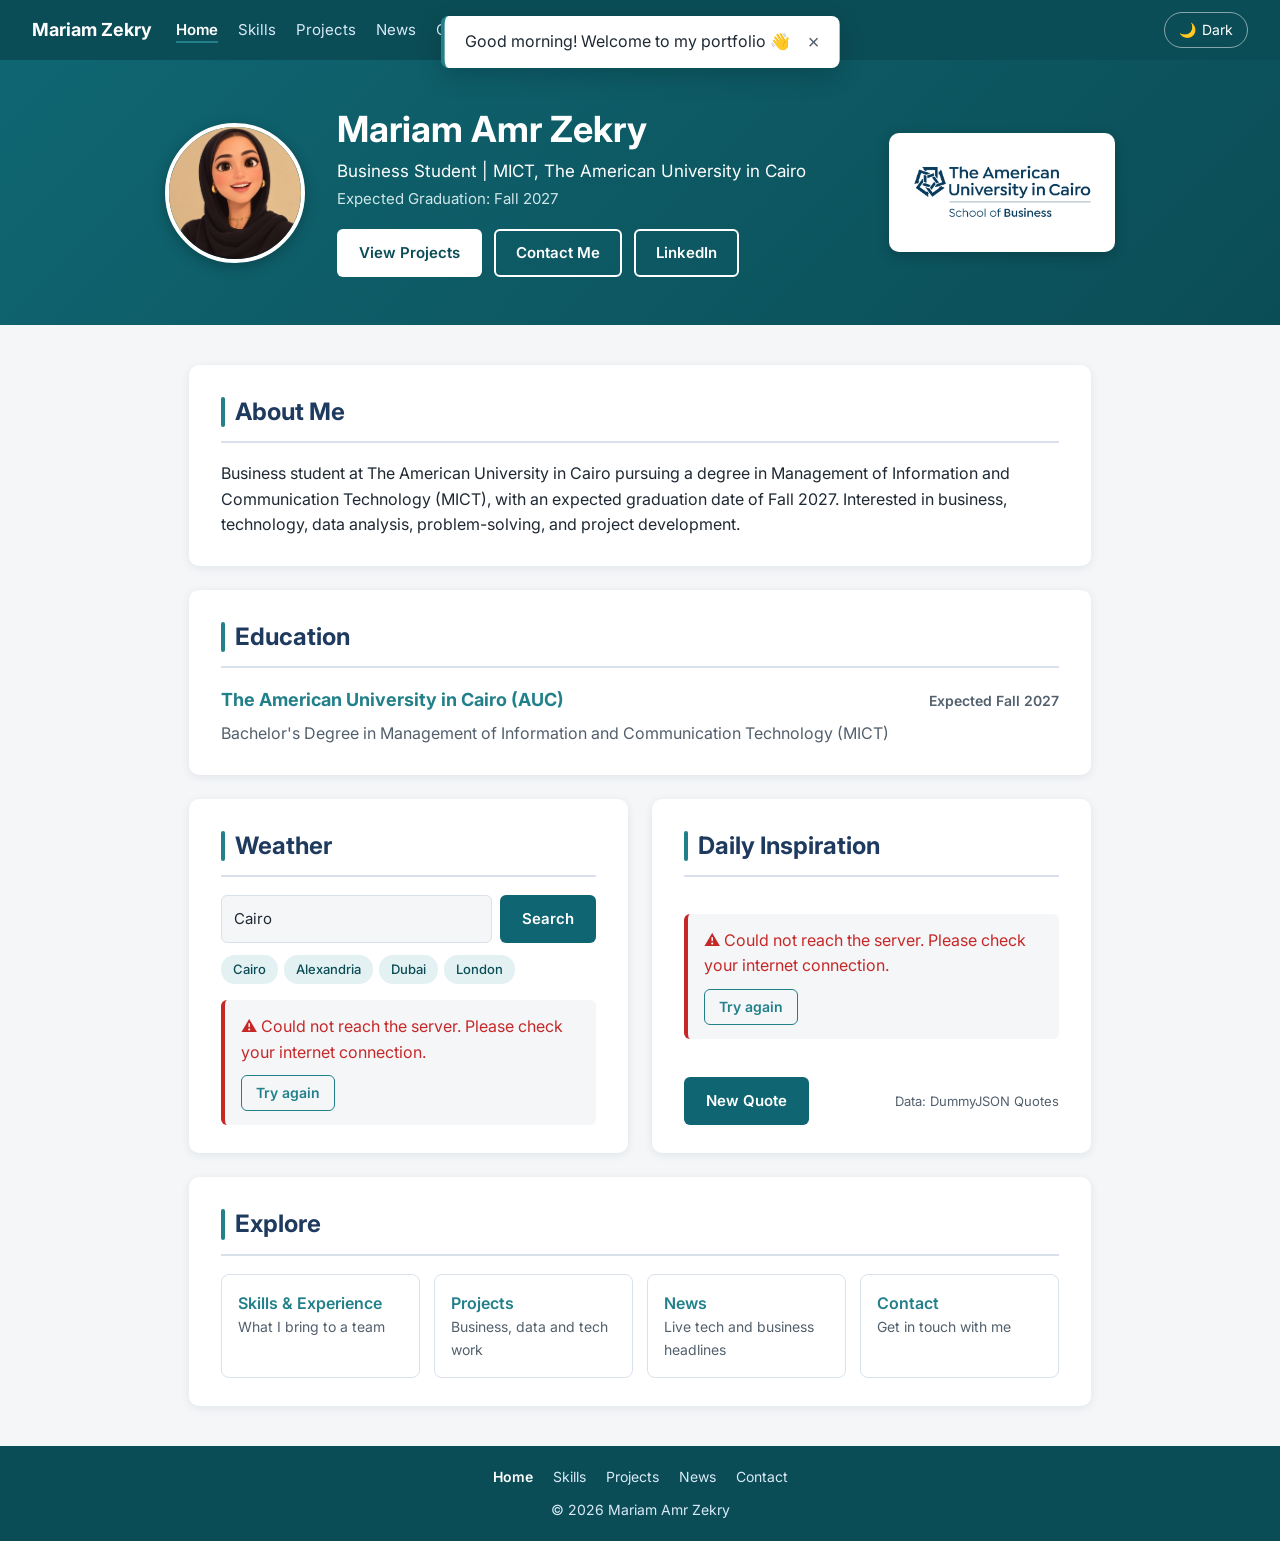
<file: index.html>
<!DOCTYPE html>
<html lang="en">

<head>
    <meta charset="UTF-8">
    <meta name="viewport" content="width=device-width, initial-scale=1.0">
    <title>Mariam Amr Zekry | Portfolio</title>
    <link rel="preconnect" href="https://fonts.googleapis.com">
    <link rel="preconnect" href="https://fonts.gstatic.com" crossorigin>
    <link href="https://fonts.googleapis.com/css2?family=Inter:wght@400;500;600;700&display=swap" rel="stylesheet">
    <link rel="stylesheet" href="styles.css">
    <!-- Loaded in the head (not deferred) so the saved theme applies before the page paints -->
    <script src="script.js"></script>
    <!-- API widgets (weather, quotes, news) -->
    <script src="api.js" defer></script>
</head>

<body>

    <!-- Welcome message (Option 5) is inserted here by script.js -->
    <div id="welcome-banner" class="welcome-banner" role="status" hidden></div>

    <!-- Navigation bar (shared by every page) -->
    <nav class="navbar" aria-label="Main">
        <a href="index.html" class="brand">Mariam Zekry</a>

        <!-- Menu button, only visible on small screens -->
        <button id="menu-toggle" class="menu-toggle" type="button" aria-expanded="false" aria-controls="nav-links" aria-label="Open menu">
            <span class="menu-bar" aria-hidden="true"></span>
            <span class="menu-bar" aria-hidden="true"></span>
            <span class="menu-bar" aria-hidden="true"></span>
        </button>

        <ul id="nav-links" class="nav-links">
            <li><a href="index.html" aria-current="page">Home</a></li>
            <li><a href="skills.html">Skills</a></li>
            <li><a href="projects.html">Projects</a></li>
            <li><a href="news.html">News</a></li>
            <li><a href="contact.html">Contact</a></li>
        </ul>

        <!-- Dark / light mode toggle (Option 3) -->
        <button id="theme-toggle" class="theme-toggle" type="button" aria-label="Switch to dark mode">
            <span class="theme-icon" aria-hidden="true">🌙</span>
            <span class="theme-label">Dark</span>
        </button>
    </nav>

    <!-- Header / hero -->
    <header class="hero">
        <div class="hero-inner">
            <img src="images/profile.jpg" alt="Photo of Mariam Amr Zekry" class="profile-picture">

            <div class="hero-text">
                <h1>Mariam Amr Zekry</h1>
                <p class="hero-title">Business Student | MICT, The American University in Cairo</p>
                <p class="hero-meta">Expected Graduation: Fall 2027</p>

                <div class="hero-actions">
                    <a href="projects.html" class="btn btn-light">View Projects</a>
                    <a href="contact.html" class="btn btn-outline">Contact Me</a>
                    <a href="https://www.linkedin.com/in/mariam-zekry/" target="_blank" rel="noopener" class="btn btn-outline">LinkedIn</a>
                </div>
            </div>

            <!-- White card behind the logo so the navy logo stays readable on the teal header -->
            <div class="logo-card">
                <img src="images/auc-logo.png" alt="The American University in Cairo, School of Business logo" class="auc-logo">
            </div>
        </div>
    </header>

    <main>

        <!-- Profile -->
        <section id="profile" class="card">
            <div class="section-header">
                <h2>About Me</h2>
            </div>
            <p>
                Business student at The American University in Cairo pursuing a degree in
                Management of Information and Communication Technology (MICT), with an
                expected graduation date of Fall 2027. Interested in business, technology,
                data analysis, problem-solving, and project development.
            </p>
        </section>

        <!-- Education -->
        <section id="education" class="card">
            <div class="section-header">
                <h2>Education</h2>
            </div>

            <div class="entry">
                <div class="entry-head">
                    <h3>The American University in Cairo (AUC)</h3>
                    <span class="entry-date">Expected Fall 2027</span>
                </div>
                <p class="entry-sub">Bachelor's Degree in Management of Information and Communication Technology (MICT)</p>
            </div>
        </section>

        <!-- Live data from external APIs (api.js) -->
        <div class="live-grid">

            <!-- Weather (Option 2, Open-Meteo API) -->
            <section id="weather-widget" class="card" aria-labelledby="weather-title">
                <div class="section-header">
                    <h2 id="weather-title">Weather</h2>
                </div>

                <form id="weather-form" class="weather-form" role="search">
                    <label for="weather-city" class="visually-hidden">City</label>
                    <input type="text" id="weather-city" name="city" placeholder="Search a city…" autocomplete="off">
                    <button type="submit" class="btn btn-primary">Search</button>
                </form>

                <div class="city-chips" aria-label="Quick cities">
                    <button type="button" class="city-chip" data-city="Cairo">Cairo</button>
                    <button type="button" class="city-chip" data-city="Alexandria">Alexandria</button>
                    <button type="button" class="city-chip" data-city="Dubai">Dubai</button>
                    <button type="button" class="city-chip" data-city="London">London</button>
                </div>

                <div id="weather-result" class="api-result" aria-live="polite"></div>
            </section>

            <!-- Quote of the moment (Option 3, DummyJSON Quotes API) -->
            <section id="quote-widget" class="card quote-card" aria-labelledby="quote-title">
                <div class="section-header">
                    <h2 id="quote-title">Daily Inspiration</h2>
                </div>

                <div id="quote-result" class="api-result" aria-live="polite"></div>

                <div class="quote-footer">
                    <button id="new-quote" type="button" class="btn btn-primary">New Quote</button>
                    <p class="api-source">Data: DummyJSON Quotes</p>
                </div>
            </section>

        </div>

        <!-- Shortcuts to the other pages -->
        <section class="card" aria-labelledby="explore-title">
            <div class="section-header">
                <h2 id="explore-title">Explore</h2>
            </div>
            <div class="explore-grid">
                <a href="skills.html" class="explore-link">
                    <span class="explore-name">Skills &amp; Experience</span>
                    <span class="explore-desc">What I bring to a team</span>
                </a>
                <a href="projects.html" class="explore-link">
                    <span class="explore-name">Projects</span>
                    <span class="explore-desc">Business, data and tech work</span>
                </a>
                <a href="news.html" class="explore-link">
                    <span class="explore-name">News</span>
                    <span class="explore-desc">Live tech and business headlines</span>
                </a>
                <a href="contact.html" class="explore-link">
                    <span class="explore-name">Contact</span>
                    <span class="explore-desc">Get in touch with me</span>
                </a>
            </div>
        </section>

    </main>

    <footer>
        <nav class="footer-links" aria-label="Footer">
            <a href="index.html" aria-current="page">Home</a>
            <a href="skills.html">Skills</a>
            <a href="projects.html">Projects</a>
            <a href="news.html">News</a>
            <a href="contact.html">Contact</a>
        </nav>
        <p>&copy; 2026 Mariam Amr Zekry</p>
    </footer>

</body>

</html>
</file>
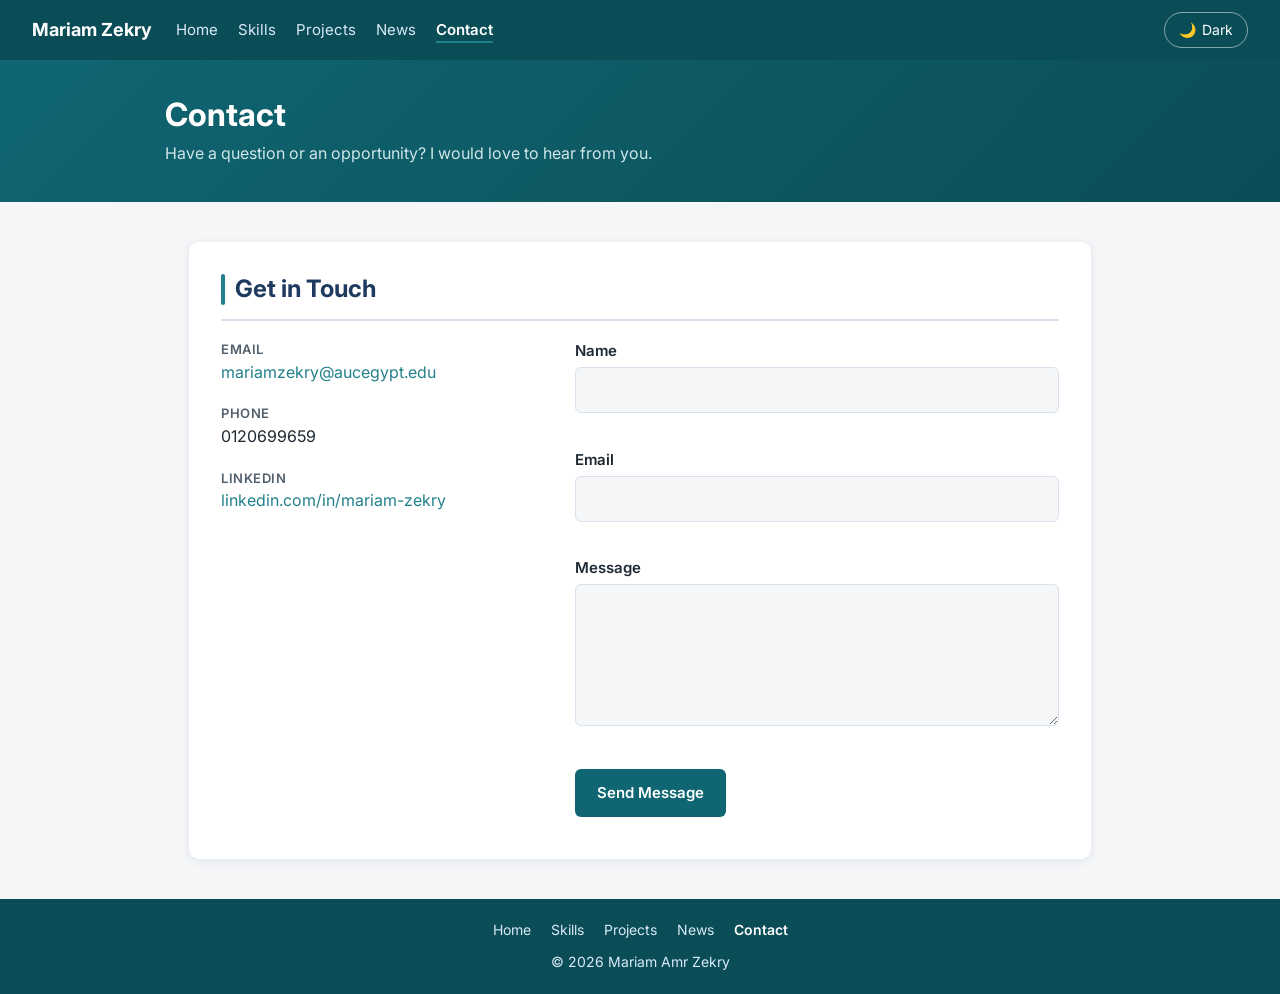
<file: contact.html>
<!DOCTYPE html>
<html lang="en">

<head>
    <meta charset="UTF-8">
    <meta name="viewport" content="width=device-width, initial-scale=1.0">
    <title>Contact | Mariam Amr Zekry</title>
    <link rel="preconnect" href="https://fonts.googleapis.com">
    <link rel="preconnect" href="https://fonts.gstatic.com" crossorigin>
    <link href="https://fonts.googleapis.com/css2?family=Inter:wght@400;500;600;700&display=swap" rel="stylesheet">
    <link rel="stylesheet" href="styles.css">
    <!-- Loaded in the head (not deferred) so the saved theme applies before the page paints -->
    <script src="script.js"></script>
    <!-- API widgets (weather, quotes, news) -->
    <script src="api.js" defer></script>
</head>

<body>

    <!-- Navigation bar (shared by every page) -->
    <nav class="navbar" aria-label="Main">
        <a href="index.html" class="brand">Mariam Zekry</a>

        <!-- Menu button, only visible on small screens -->
        <button id="menu-toggle" class="menu-toggle" type="button" aria-expanded="false" aria-controls="nav-links" aria-label="Open menu">
            <span class="menu-bar" aria-hidden="true"></span>
            <span class="menu-bar" aria-hidden="true"></span>
            <span class="menu-bar" aria-hidden="true"></span>
        </button>

        <ul id="nav-links" class="nav-links">
            <li><a href="index.html">Home</a></li>
            <li><a href="skills.html">Skills</a></li>
            <li><a href="projects.html">Projects</a></li>
            <li><a href="news.html">News</a></li>
            <li><a href="contact.html" aria-current="page">Contact</a></li>
        </ul>

        <!-- Dark / light mode toggle (Option 3) -->
        <button id="theme-toggle" class="theme-toggle" type="button" aria-label="Switch to dark mode">
            <span class="theme-icon" aria-hidden="true">🌙</span>
            <span class="theme-label">Dark</span>
        </button>
    </nav>

    <!-- Page banner -->
    <header class="page-hero">
        <div class="page-hero-inner">
            <h1>Contact</h1>
            <p>Have a question or an opportunity? I would love to hear from you.</p>
        </div>
    </header>

    <main>

        <!-- Contact: details + form with validation (Option 1) -->
        <section id="contact" class="card">
            <div class="section-header">
                <h2>Get in Touch</h2>
            </div>

            <div class="contact-layout">
                <ul class="contact-info">
                    <li>
                        <span class="contact-label">Email</span>
                        <a href="mailto:mariamzekry@aucegypt.edu">mariamzekry@aucegypt.edu</a>
                    </li>
                    <li>
                        <span class="contact-label">Phone</span>
                        <span>0120699659</span>
                    </li>
                    <li>
                        <span class="contact-label">LinkedIn</span>
                        <a href="https://www.linkedin.com/in/mariam-zekry/" target="_blank" rel="noopener">linkedin.com/in/mariam-zekry</a>
                    </li>
                </ul>

                <!-- novalidate turns off the browser's built-in popups so script.js handles validation -->
                <form id="contact-form" class="contact-form" novalidate>
                    <div class="form-field">
                        <label for="name">Name</label>
                        <input type="text" id="name" name="name" autocomplete="name">
                        <p class="field-error" id="name-error" aria-live="polite"></p>
                    </div>

                    <div class="form-field">
                        <label for="email">Email</label>
                        <input type="email" id="email" name="email" autocomplete="email">
                        <p class="field-error" id="email-error" aria-live="polite"></p>
                    </div>

                    <div class="form-field">
                        <label for="message">Message</label>
                        <textarea id="message" name="message" rows="5"></textarea>
                        <p class="field-error" id="message-error" aria-live="polite"></p>
                    </div>

                    <button type="submit" class="btn btn-primary">Send Message</button>

                    <p id="form-status" class="form-status" role="status" aria-live="polite"></p>
                </form>
            </div>
        </section>

    </main>

    <footer>
        <nav class="footer-links" aria-label="Footer">
            <a href="index.html">Home</a>
            <a href="skills.html">Skills</a>
            <a href="projects.html">Projects</a>
            <a href="news.html">News</a>
            <a href="contact.html" aria-current="page">Contact</a>
        </nav>
        <p>&copy; 2026 Mariam Amr Zekry</p>
    </footer>

</body>

</html>
</file>
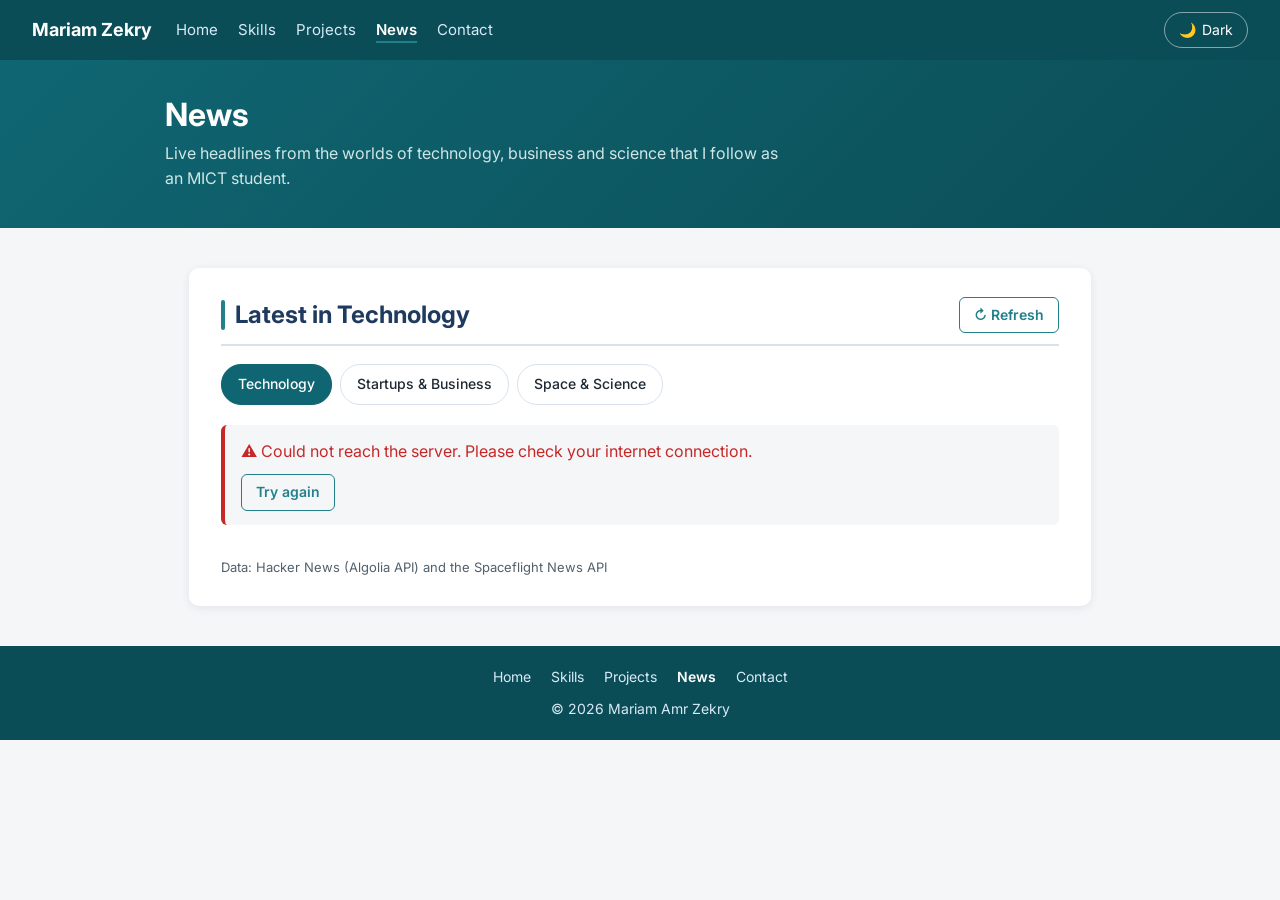
<file: news.html>
<!DOCTYPE html>
<html lang="en">

<head>
    <meta charset="UTF-8">
    <meta name="viewport" content="width=device-width, initial-scale=1.0">
    <title>News | Mariam Amr Zekry</title>
    <link rel="preconnect" href="https://fonts.googleapis.com">
    <link rel="preconnect" href="https://fonts.gstatic.com" crossorigin>
    <link href="https://fonts.googleapis.com/css2?family=Inter:wght@400;500;600;700&display=swap" rel="stylesheet">
    <link rel="stylesheet" href="styles.css">
    <!-- Loaded in the head (not deferred) so the saved theme applies before the page paints -->
    <script src="script.js"></script>
    <!-- API widgets (weather, quotes, news) -->
    <script src="api.js" defer></script>
</head>

<body>

    <!-- Navigation bar (shared by every page) -->
    <nav class="navbar" aria-label="Main">
        <a href="index.html" class="brand">Mariam Zekry</a>

        <!-- Menu button, only visible on small screens -->
        <button id="menu-toggle" class="menu-toggle" type="button" aria-expanded="false" aria-controls="nav-links" aria-label="Open menu">
            <span class="menu-bar" aria-hidden="true"></span>
            <span class="menu-bar" aria-hidden="true"></span>
            <span class="menu-bar" aria-hidden="true"></span>
        </button>

        <ul id="nav-links" class="nav-links">
            <li><a href="index.html">Home</a></li>
            <li><a href="skills.html">Skills</a></li>
            <li><a href="projects.html">Projects</a></li>
            <li><a href="news.html" aria-current="page">News</a></li>
            <li><a href="contact.html">Contact</a></li>
        </ul>

        <!-- Dark / light mode toggle (Option 3) -->
        <button id="theme-toggle" class="theme-toggle" type="button" aria-label="Switch to dark mode">
            <span class="theme-icon" aria-hidden="true">🌙</span>
            <span class="theme-label">Dark</span>
        </button>
    </nav>

    <!-- Page banner -->
    <header class="page-hero">
        <div class="page-hero-inner">
            <h1>News</h1>
            <p>Live headlines from the worlds of technology, business and science that I follow as an MICT student.</p>
        </div>
    </header>

    <main>

        <!-- Live headlines (Option 4, Hacker News + Spaceflight News APIs) -->
        <section id="news-widget" class="card" aria-labelledby="news-heading">
            <div class="section-header">
                <h2 id="news-heading">Latest Headlines</h2>
                <button id="news-refresh" type="button" class="toggle-btn">↻ Refresh</button>
            </div>

            <div class="news-tabs" role="tablist" aria-label="News category">
                <button type="button" class="news-tab" role="tab" data-category="technology" aria-controls="news-result">Technology</button>
                <button type="button" class="news-tab" role="tab" data-category="business" aria-controls="news-result">Startups &amp; Business</button>
                <button type="button" class="news-tab" role="tab" data-category="space" aria-controls="news-result">Space &amp; Science</button>
            </div>

            <div id="news-result" class="api-result" role="tabpanel" aria-live="polite"></div>

            <p class="api-source">Data: Hacker News (Algolia API) and the Spaceflight News API</p>
        </section>

    </main>

    <footer>
        <nav class="footer-links" aria-label="Footer">
            <a href="index.html">Home</a>
            <a href="skills.html">Skills</a>
            <a href="projects.html">Projects</a>
            <a href="news.html" aria-current="page">News</a>
            <a href="contact.html">Contact</a>
        </nav>
        <p>&copy; 2026 Mariam Amr Zekry</p>
    </footer>

</body>

</html>
</file>
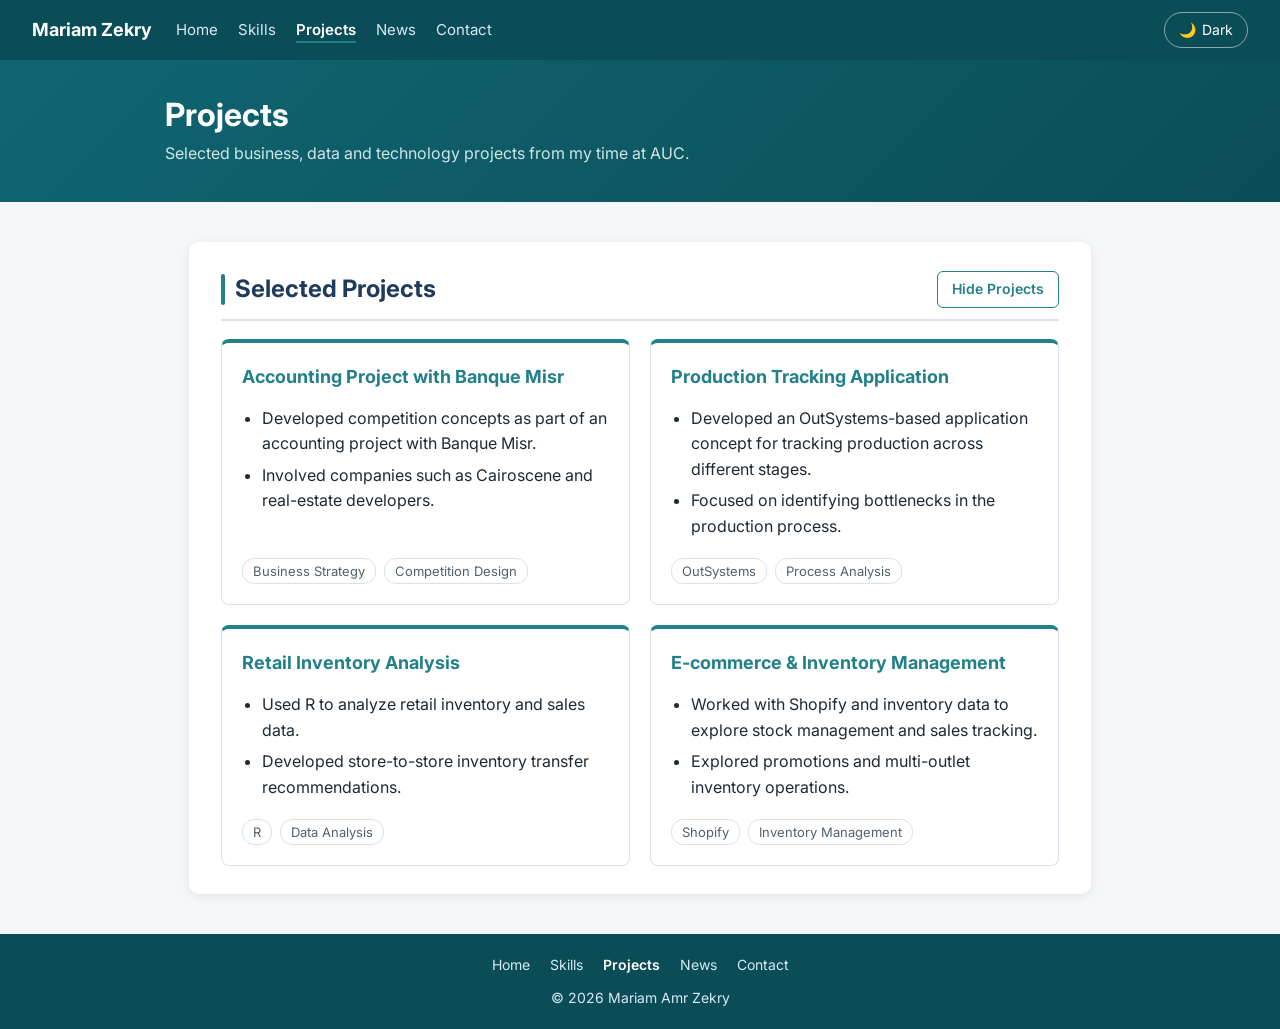
<file: projects.html>
<!DOCTYPE html>
<html lang="en">

<head>
    <meta charset="UTF-8">
    <meta name="viewport" content="width=device-width, initial-scale=1.0">
    <title>Projects | Mariam Amr Zekry</title>
    <link rel="preconnect" href="https://fonts.googleapis.com">
    <link rel="preconnect" href="https://fonts.gstatic.com" crossorigin>
    <link href="https://fonts.googleapis.com/css2?family=Inter:wght@400;500;600;700&display=swap" rel="stylesheet">
    <link rel="stylesheet" href="styles.css">
    <!-- Loaded in the head (not deferred) so the saved theme applies before the page paints -->
    <script src="script.js"></script>
    <!-- API widgets (weather, quotes, news) -->
    <script src="api.js" defer></script>
</head>

<body>

    <!-- Navigation bar (shared by every page) -->
    <nav class="navbar" aria-label="Main">
        <a href="index.html" class="brand">Mariam Zekry</a>

        <!-- Menu button, only visible on small screens -->
        <button id="menu-toggle" class="menu-toggle" type="button" aria-expanded="false" aria-controls="nav-links" aria-label="Open menu">
            <span class="menu-bar" aria-hidden="true"></span>
            <span class="menu-bar" aria-hidden="true"></span>
            <span class="menu-bar" aria-hidden="true"></span>
        </button>

        <ul id="nav-links" class="nav-links">
            <li><a href="index.html">Home</a></li>
            <li><a href="skills.html">Skills</a></li>
            <li><a href="projects.html" aria-current="page">Projects</a></li>
            <li><a href="news.html">News</a></li>
            <li><a href="contact.html">Contact</a></li>
        </ul>

        <!-- Dark / light mode toggle (Option 3) -->
        <button id="theme-toggle" class="theme-toggle" type="button" aria-label="Switch to dark mode">
            <span class="theme-icon" aria-hidden="true">🌙</span>
            <span class="theme-label">Dark</span>
        </button>
    </nav>

    <!-- Page banner -->
    <header class="page-hero">
        <div class="page-hero-inner">
            <h1>Projects</h1>
            <p>Selected business, data and technology projects from my time at AUC.</p>
        </div>
    </header>

    <main>

        <!-- Projects (collapsible, Option 2) -->
        <section id="projects" class="card">
            <div class="section-header">
                <h2>Selected Projects</h2>
                <button class="toggle-btn" type="button" data-target="projects-content" aria-expanded="true" aria-controls="projects-content">
                    Hide Projects
                </button>
            </div>

            <div id="projects-content" class="collapsible">
                <div class="project-grid">

                    <article class="project">
                        <h3>Accounting Project with Banque Misr</h3>
                        <ul class="bullets">
                            <li>Developed competition concepts as part of an accounting project with Banque Misr.</li>
                            <li>Involved companies such as Cairoscene and real-estate developers.</li>
                        </ul>
                        <ul class="tags">
                            <li>Business Strategy</li>
                            <li>Competition Design</li>
                        </ul>
                    </article>

                    <article class="project">
                        <h3>Production Tracking Application</h3>
                        <ul class="bullets">
                            <li>Developed an OutSystems-based application concept for tracking production across different stages.</li>
                            <li>Focused on identifying bottlenecks in the production process.</li>
                        </ul>
                        <ul class="tags">
                            <li>OutSystems</li>
                            <li>Process Analysis</li>
                        </ul>
                    </article>

                    <article class="project">
                        <h3>Retail Inventory Analysis</h3>
                        <ul class="bullets">
                            <li>Used R to analyze retail inventory and sales data.</li>
                            <li>Developed store-to-store inventory transfer recommendations.</li>
                        </ul>
                        <ul class="tags">
                            <li>R</li>
                            <li>Data Analysis</li>
                        </ul>
                    </article>

                    <article class="project">
                        <h3>E-commerce &amp; Inventory Management</h3>
                        <ul class="bullets">
                            <li>Worked with Shopify and inventory data to explore stock management and sales tracking.</li>
                            <li>Explored promotions and multi-outlet inventory operations.</li>
                        </ul>
                        <ul class="tags">
                            <li>Shopify</li>
                            <li>Inventory Management</li>
                        </ul>
                    </article>

                </div>
            </div>
        </section>

    </main>

    <footer>
        <nav class="footer-links" aria-label="Footer">
            <a href="index.html">Home</a>
            <a href="skills.html">Skills</a>
            <a href="projects.html" aria-current="page">Projects</a>
            <a href="news.html">News</a>
            <a href="contact.html">Contact</a>
        </nav>
        <p>&copy; 2026 Mariam Amr Zekry</p>
    </footer>

</body>

</html>
</file>
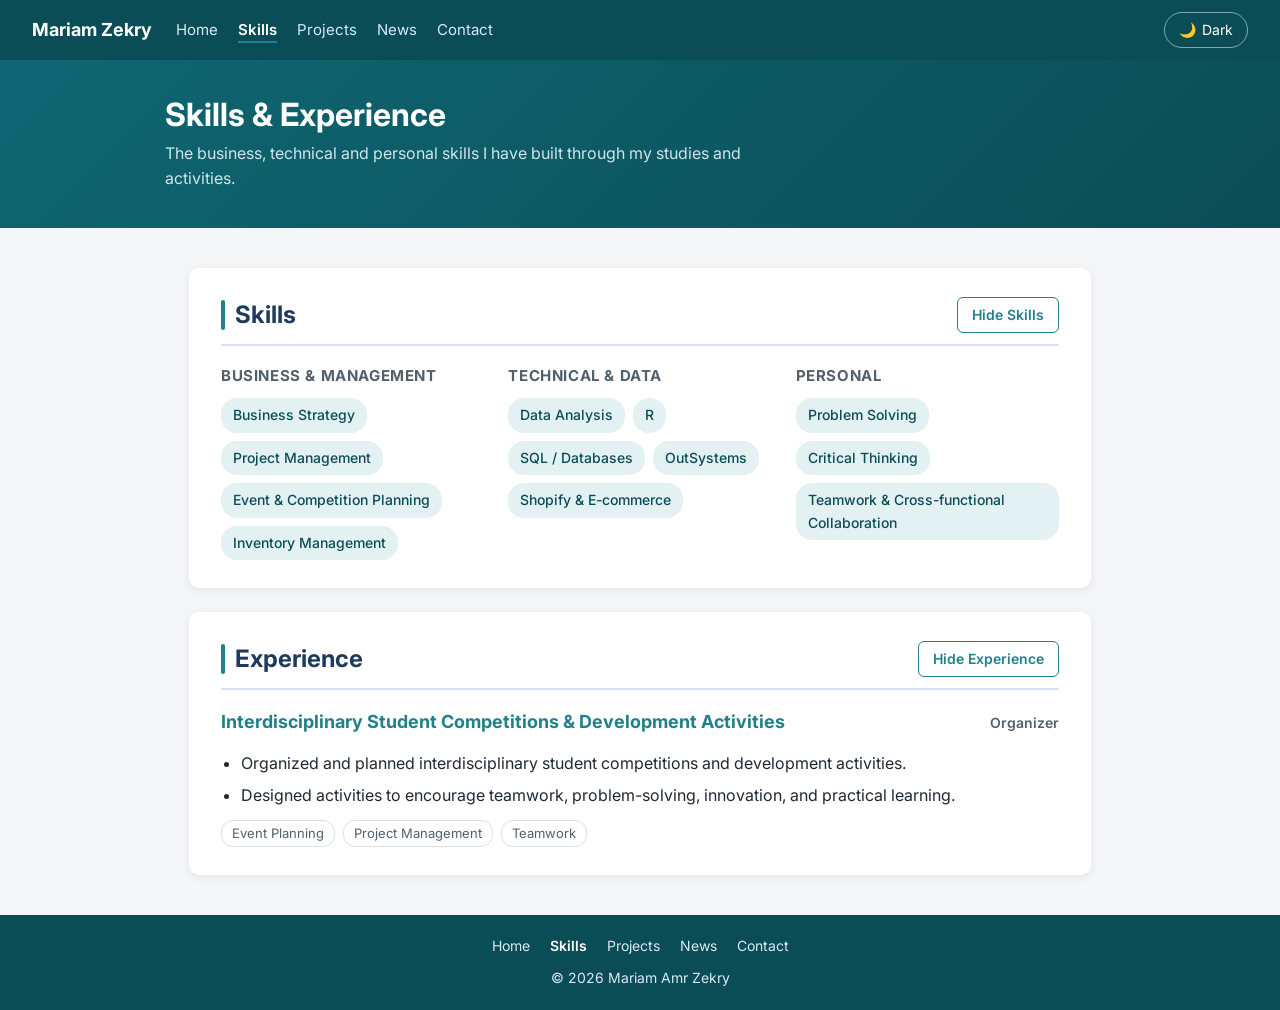
<file: skills.html>
<!DOCTYPE html>
<html lang="en">

<head>
    <meta charset="UTF-8">
    <meta name="viewport" content="width=device-width, initial-scale=1.0">
    <title>Skills | Mariam Amr Zekry</title>
    <link rel="preconnect" href="https://fonts.googleapis.com">
    <link rel="preconnect" href="https://fonts.gstatic.com" crossorigin>
    <link href="https://fonts.googleapis.com/css2?family=Inter:wght@400;500;600;700&display=swap" rel="stylesheet">
    <link rel="stylesheet" href="styles.css">
    <!-- Loaded in the head (not deferred) so the saved theme applies before the page paints -->
    <script src="script.js"></script>
    <!-- API widgets (weather, quotes, news) -->
    <script src="api.js" defer></script>
</head>

<body>

    <!-- Navigation bar (shared by every page) -->
    <nav class="navbar" aria-label="Main">
        <a href="index.html" class="brand">Mariam Zekry</a>

        <!-- Menu button, only visible on small screens -->
        <button id="menu-toggle" class="menu-toggle" type="button" aria-expanded="false" aria-controls="nav-links" aria-label="Open menu">
            <span class="menu-bar" aria-hidden="true"></span>
            <span class="menu-bar" aria-hidden="true"></span>
            <span class="menu-bar" aria-hidden="true"></span>
        </button>

        <ul id="nav-links" class="nav-links">
            <li><a href="index.html">Home</a></li>
            <li><a href="skills.html" aria-current="page">Skills</a></li>
            <li><a href="projects.html">Projects</a></li>
            <li><a href="news.html">News</a></li>
            <li><a href="contact.html">Contact</a></li>
        </ul>

        <!-- Dark / light mode toggle (Option 3) -->
        <button id="theme-toggle" class="theme-toggle" type="button" aria-label="Switch to dark mode">
            <span class="theme-icon" aria-hidden="true">🌙</span>
            <span class="theme-label">Dark</span>
        </button>
    </nav>

    <!-- Page banner -->
    <header class="page-hero">
        <div class="page-hero-inner">
            <h1>Skills &amp; Experience</h1>
            <p>The business, technical and personal skills I have built through my studies and activities.</p>
        </div>
    </header>

    <main>

        <!-- Skills (collapsible, Option 2) -->
        <section id="skills" class="card">
            <div class="section-header">
                <h2>Skills</h2>
                <button class="toggle-btn" type="button" data-target="skills-content" aria-expanded="true" aria-controls="skills-content">
                    Hide Skills
                </button>
            </div>

            <div id="skills-content" class="collapsible">
                <div class="skill-groups">
                    <div class="skill-group">
                        <h3>Business &amp; Management</h3>
                        <ul class="chips">
                            <li>Business Strategy</li>
                            <li>Project Management</li>
                            <li>Event &amp; Competition Planning</li>
                            <li>Inventory Management</li>
                        </ul>
                    </div>

                    <div class="skill-group">
                        <h3>Technical &amp; Data</h3>
                        <ul class="chips">
                            <li>Data Analysis</li>
                            <li>R</li>
                            <li>SQL / Databases</li>
                            <li>OutSystems</li>
                            <li>Shopify &amp; E-commerce</li>
                        </ul>
                    </div>

                    <div class="skill-group">
                        <h3>Personal</h3>
                        <ul class="chips">
                            <li>Problem Solving</li>
                            <li>Critical Thinking</li>
                            <li>Teamwork &amp; Cross-functional Collaboration</li>
                        </ul>
                    </div>
                </div>
            </div>
        </section>

        <!-- Experience (collapsible, Option 2) -->
        <section id="experience" class="card">
            <div class="section-header">
                <h2>Experience</h2>
                <button class="toggle-btn" type="button" data-target="experience-content" aria-expanded="true" aria-controls="experience-content">
                    Hide Experience
                </button>
            </div>

            <div id="experience-content" class="collapsible">
                <article class="entry">
                    <div class="entry-head">
                        <h3>Interdisciplinary Student Competitions &amp; Development Activities</h3>
                        <span class="entry-date">Organizer</span>
                    </div>
                    <ul class="bullets">
                        <li>Organized and planned interdisciplinary student competitions and development activities.</li>
                        <li>Designed activities to encourage teamwork, problem-solving, innovation, and practical learning.</li>
                    </ul>
                    <ul class="tags">
                        <li>Event Planning</li>
                        <li>Project Management</li>
                        <li>Teamwork</li>
                    </ul>
                </article>
            </div>
        </section>

    </main>

    <footer>
        <nav class="footer-links" aria-label="Footer">
            <a href="index.html">Home</a>
            <a href="skills.html" aria-current="page">Skills</a>
            <a href="projects.html">Projects</a>
            <a href="news.html">News</a>
            <a href="contact.html">Contact</a>
        </nav>
        <p>&copy; 2026 Mariam Amr Zekry</p>
    </footer>

</body>

</html>
</file>
<file: styles.css>
/* =========================================================
   Theme colors
   Light mode is the default; dark mode overrides the same
   variables when <html data-theme="dark"> is set by script.js
   ========================================================= */

:root {
    --brand: #0f6672;
    --brand-dark: #0b4d56;
    --brand-light: #e3f1f2;
    --accent: #22808a;

    --bg: #f4f6f8;
    --surface: #ffffff;
    --text: #1f2933;
    --text-muted: #52606d;
    --heading: #1f3a5f;
    --border: #d9e2ec;

    --chip-bg: #e3f1f2;
    --chip-text: #0b4d56;

    --error: #c62828;
    --success: #2e7d32;
    --success-bg: #e8f5e9;
    --shadow: 0 2px 10px rgba(16, 42, 67, 0.08);
}

:root[data-theme="dark"] {
    --brand: #0f6672;
    --brand-dark: #083a41;
    --brand-light: #12343a;
    --accent: #5cc5cf;

    --bg: #101418;
    --surface: #1a2027;
    --text: #e4e7eb;
    --text-muted: #9aa5b1;
    --heading: #e4e7eb;
    --border: #2c343d;

    --chip-bg: #12343a;
    --chip-text: #a6e3e8;

    --error: #ef9a9a;
    --success: #a5d6a7;
    --success-bg: #1b3320;
    --shadow: 0 2px 10px rgba(0, 0, 0, 0.4);
}


/* =========================================================
   General page styling
   ========================================================= */

* {
    box-sizing: border-box;
}

html {
    scroll-behavior: smooth;
    scroll-padding-top: 70px; /* keeps headings visible below the sticky navbar */
}

body {
    font-family: "Inter", Arial, sans-serif;
    background-color: var(--bg);
    color: var(--text);
    line-height: 1.6;
    margin: 0;
    transition: background-color 0.3s, color 0.3s;
}

a {
    color: var(--accent);
    text-decoration: none;
}

a:hover {
    text-decoration: underline;
}


/* =========================================================
   Welcome banner (Option 5)
   ========================================================= */

.welcome-banner {
    position: fixed;
    top: 16px;
    left: 50%;
    transform: translate(-50%, -150%);
    z-index: 100;
    display: flex;
    align-items: center;
    gap: 14px;
    width: max-content;
    max-width: calc(100% - 32px);
    padding: 12px 16px 12px 20px;
    background-color: var(--surface);
    color: var(--text);
    border-left: 4px solid var(--accent);
    border-radius: 8px;
    box-shadow: 0 8px 24px rgba(0, 0, 0, 0.18);
    transition: transform 0.4s ease;
}

.welcome-banner.show {
    transform: translate(-50%, 0);
}

.welcome-banner button {
    background: none;
    border: none;
    color: var(--text-muted);
    font-size: 20px;
    line-height: 1;
    cursor: pointer;
    padding: 4px;
}


/* =========================================================
   Navigation bar
   ========================================================= */

.navbar {
    position: sticky;
    top: 0;
    z-index: 50;
    display: flex;
    align-items: center;
    gap: 24px;
    padding: 12px 32px;
    background-color: var(--brand-dark);
    color: white;
}

.brand {
    color: white;
    font-weight: 700;
    font-size: 18px;
}

.nav-links {
    display: flex;
    gap: 20px;
    list-style: none;
    margin: 0 auto 0 0;
    padding: 0;
}

.nav-links a {
    color: #d9eaf7;
    font-size: 15px;
}

.nav-links a:hover {
    color: white;
}

/* Highlights the link of the page you are on */
.nav-links a[aria-current="page"] {
    color: white;
    font-weight: 600;
    text-decoration: underline;
    text-decoration-color: var(--accent);
    text-decoration-thickness: 2px;
    text-underline-offset: 6px;
}

/* Hamburger menu button, shown only on small screens */
.menu-toggle {
    display: none;
    flex-direction: column;
    justify-content: center;
    gap: 4px;
    width: 40px;
    height: 36px;
    padding: 0 9px;
    border: 1px solid rgba(255, 255, 255, 0.5);
    border-radius: 6px;
    background: transparent;
    cursor: pointer;
}

.menu-bar {
    display: block;
    height: 2px;
    border-radius: 1px;
    background-color: white;
    transition: transform 0.25s, opacity 0.25s;
}

/* Turn the three bars into an X when the menu is open */
.menu-toggle[aria-expanded="true"] .menu-bar:nth-child(1) {
    transform: translateY(6px) rotate(45deg);
}

.menu-toggle[aria-expanded="true"] .menu-bar:nth-child(2) {
    opacity: 0;
}

.menu-toggle[aria-expanded="true"] .menu-bar:nth-child(3) {
    transform: translateY(-6px) rotate(-45deg);
}

.theme-toggle {
    display: flex;
    align-items: center;
    gap: 6px;
    padding: 6px 14px;
    border: 1px solid rgba(255, 255, 255, 0.5);
    border-radius: 20px;
    background: transparent;
    color: white;
    font: inherit;
    font-size: 14px;
    cursor: pointer;
}

.theme-toggle:hover {
    background-color: rgba(255, 255, 255, 0.12);
}


/* =========================================================
   Header / hero
   ========================================================= */

.hero {
    background: linear-gradient(135deg, var(--brand), var(--brand-dark));
    color: white;
    padding: 48px 24px;
}

.hero-inner {
    max-width: 950px;
    margin: 0 auto;
    display: flex;
    align-items: center;
    gap: 32px;
}

.profile-picture {
    width: 140px;
    height: 140px;
    flex-shrink: 0;
    object-fit: cover;
    border-radius: 50%;
    border: 4px solid white;
    box-shadow: 0 4px 14px rgba(0, 0, 0, 0.25);
}

.hero-text {
    flex: 1;
}

.hero h1 {
    margin: 0;
    font-size: 36px;
    line-height: 1.2;
}

.hero-title {
    margin: 6px 0 2px;
    font-size: 17px;
}

.hero-meta {
    margin: 0;
    font-size: 15px;
    color: #cfe6e8;
}

.hero-actions {
    display: flex;
    flex-wrap: wrap;
    gap: 12px;
    margin-top: 18px;
}

/* The AUC logo is navy, so it sits on a white card for contrast */
.logo-card {
    flex-shrink: 0;
    background-color: white;
    padding: 14px 18px;
    border-radius: 10px;
    box-shadow: 0 4px 14px rgba(0, 0, 0, 0.2);
}

.auc-logo {
    display: block;
    width: 190px;
    height: auto;
}


/* Smaller banner used at the top of the inner pages */
.page-hero {
    background: linear-gradient(135deg, var(--brand), var(--brand-dark));
    color: white;
    padding: 36px 24px;
}

.page-hero-inner {
    max-width: 950px;
    margin: 0 auto;
}

.page-hero h1 {
    margin: 0;
    font-size: 32px;
    line-height: 1.2;
}

.page-hero p {
    margin: 6px 0 0;
    max-width: 620px;
    color: #cfe6e8;
}


/* =========================================================
   Buttons
   ========================================================= */

.btn {
    display: inline-block;
    padding: 10px 20px;
    border-radius: 6px;
    border: 2px solid transparent;
    font: inherit;
    font-size: 15px;
    font-weight: 600;
    cursor: pointer;
    text-decoration: none;
}

.btn:hover {
    text-decoration: none;
    opacity: 0.9;
}

.btn-light {
    background-color: white;
    color: var(--brand-dark);
}

.btn-outline {
    border-color: white;
    color: white;
}

.btn-primary {
    background-color: var(--brand);
    color: white;
}

.btn:disabled,
.toggle-btn:disabled {
    opacity: 0.6;
    cursor: wait;
}

/* Keyboard focus ring for all buttons and links */
a:focus-visible,
button:focus-visible {
    outline: 2px solid var(--accent);
    outline-offset: 2px;
}

/* Hides a label visually but keeps it for screen readers */
.visually-hidden {
    position: absolute;
    width: 1px;
    height: 1px;
    overflow: hidden;
    clip: rect(0 0 0 0);
    white-space: nowrap;
}


/* =========================================================
   Main content and section cards
   ========================================================= */

main {
    max-width: 950px;
    margin: 40px auto;
    padding: 0 24px;
}

.card {
    background-color: var(--surface);
    padding: 28px 32px;
    margin-bottom: 24px;
    border-radius: 10px;
    box-shadow: var(--shadow);
    transition: background-color 0.3s;
}

.section-header {
    display: flex;
    align-items: center;
    justify-content: space-between;
    gap: 12px;
    border-bottom: 2px solid var(--border);
    padding-bottom: 10px;
    margin-bottom: 18px;
}

h2 {
    color: var(--heading);
    margin: 0;
    font-size: 24px;
    position: relative;
    padding-left: 14px;
}

/* Small colored bar to the left of each section title */
h2::before {
    content: "";
    position: absolute;
    left: 0;
    top: 4px;
    bottom: 4px;
    width: 4px;
    border-radius: 2px;
    background-color: var(--accent);
}

h3 {
    color: var(--accent);
    margin: 0 0 6px;
    font-size: 18px;
}

p {
    font-size: 16px;
}

#profile p {
    margin: 0;
}


/* Show / hide buttons (Option 2) */

.toggle-btn {
    padding: 6px 14px;
    border: 1px solid var(--accent);
    border-radius: 6px;
    background: transparent;
    color: var(--accent);
    font: inherit;
    font-size: 14px;
    font-weight: 600;
    cursor: pointer;
    white-space: nowrap;
}

.toggle-btn:hover {
    background-color: var(--brand-light);
}

/* Collapsing is animated with max-height; script.js sets the exact height */
.collapsible {
    overflow: hidden;
    transition: max-height 0.4s ease, opacity 0.3s ease;
    opacity: 1;
}

.collapsible.collapsed {
    opacity: 0;
}


/* =========================================================
   Education / experience entries
   ========================================================= */

.entry-head {
    display: flex;
    justify-content: space-between;
    align-items: baseline;
    flex-wrap: wrap;
    gap: 4px 16px;
}

.entry-date {
    font-size: 14px;
    font-weight: 600;
    color: var(--text-muted);
}

.entry-sub {
    margin: 0;
    color: var(--text-muted);
}

.bullets {
    margin: 8px 0 12px;
    padding-left: 20px;
}

.bullets li {
    margin-bottom: 6px;
}


/* =========================================================
   Skills
   ========================================================= */

.skill-groups {
    display: grid;
    grid-template-columns: repeat(3, 1fr);
    gap: 24px;
}

.skill-group h3 {
    font-size: 15px;
    text-transform: uppercase;
    letter-spacing: 0.04em;
    color: var(--text-muted);
    margin-bottom: 10px;
}

.chips,
.tags {
    display: flex;
    flex-wrap: wrap;
    gap: 8px;
    list-style: none;
    margin: 0;
    padding: 0;
}

.chips li {
    padding: 6px 12px;
    border-radius: 16px;
    background-color: var(--chip-bg);
    color: var(--chip-text);
    font-size: 14px;
    font-weight: 500;
}

.tags li {
    padding: 2px 10px;
    border: 1px solid var(--border);
    border-radius: 12px;
    color: var(--text-muted);
    font-size: 13px;
}


/* =========================================================
   Projects
   ========================================================= */

.project-grid {
    display: grid;
    grid-template-columns: repeat(2, 1fr);
    gap: 20px;
}

.project {
    display: flex;
    flex-direction: column;
    padding: 20px;
    border: 1px solid var(--border);
    border-top: 4px solid var(--accent);
    border-radius: 8px;
}

.project .bullets {
    flex: 1;
}


/* =========================================================
   Contact section and form (Option 1)
   ========================================================= */

.contact-layout {
    display: grid;
    grid-template-columns: 1fr 1.5fr;
    gap: 32px;
}

.contact-info {
    list-style: none;
    margin: 0;
    padding: 0;
}

.contact-info li {
    display: flex;
    flex-direction: column;
    margin-bottom: 18px;
    overflow-wrap: anywhere;
}

.contact-label {
    font-size: 13px;
    font-weight: 600;
    text-transform: uppercase;
    letter-spacing: 0.04em;
    color: var(--text-muted);
}

.form-field {
    margin-bottom: 14px;
}

.form-field label {
    display: block;
    margin-bottom: 4px;
    font-weight: 600;
    font-size: 15px;
}

.form-field input,
.form-field textarea {
    width: 100%;
    padding: 10px 12px;
    border: 1px solid var(--border);
    border-radius: 6px;
    background-color: var(--bg);
    color: var(--text);
    font: inherit;
    font-size: 15px;
}

.form-field textarea {
    resize: vertical;
}

.form-field input:focus,
.form-field textarea:focus {
    outline: 2px solid var(--accent);
    outline-offset: 1px;
}

/* Red border on fields that failed validation */
.form-field.invalid input,
.form-field.invalid textarea {
    border-color: var(--error);
}

.field-error {
    min-height: 1.2em;
    margin: 4px 0 0;
    font-size: 14px;
    color: var(--error);
}

.form-status {
    margin: 14px 0 0;
    font-size: 15px;
}

.form-status.success {
    padding: 10px 14px;
    border-radius: 6px;
    background-color: var(--success-bg);
    color: var(--success);
}

.form-status.error {
    color: var(--error);
}


/* =========================================================
   API widgets: shared loading and error states (api.js)
   ========================================================= */

.api-result {
    min-height: 120px;
}

.api-loading {
    display: flex;
    align-items: center;
    justify-content: center;
    gap: 10px;
    min-height: 120px;
    color: var(--text-muted);
}

.spinner {
    width: 22px;
    height: 22px;
    border: 3px solid var(--border);
    border-top-color: var(--accent);
    border-radius: 50%;
    animation: spin 0.8s linear infinite;
}

@keyframes spin {
    to {
        transform: rotate(360deg);
    }
}

.api-error {
    display: flex;
    flex-direction: column;
    align-items: flex-start;
    gap: 10px;
    padding: 14px 16px;
    border-left: 4px solid var(--error);
    border-radius: 6px;
    background-color: var(--bg);
}

.api-error p {
    margin: 0;
    color: var(--error);
}

.api-source {
    margin: 12px 0 0;
    font-size: 13px;
    color: var(--text-muted);
}

/* Fade new API content in */
.api-result > * {
    animation: fade-in 0.35s ease;
}

@keyframes fade-in {
    from {
        opacity: 0;
        transform: translateY(4px);
    }
}


/* =========================================================
   Home page: weather + quote side by side
   ========================================================= */

.live-grid {
    display: grid;
    grid-template-columns: 1fr 1fr;
    gap: 24px;
    margin-bottom: 24px;
}

.live-grid .card {
    margin-bottom: 0;
}

/* Weather (Option 2) */

.weather-form {
    display: flex;
    gap: 8px;
}

.weather-form input {
    flex: 1;
    min-width: 0;
    padding: 10px 12px;
    border: 1px solid var(--border);
    border-radius: 6px;
    background-color: var(--bg);
    color: var(--text);
    font: inherit;
    font-size: 15px;
}

.weather-form input:focus {
    outline: 2px solid var(--accent);
    outline-offset: 1px;
}

.city-chips {
    display: flex;
    flex-wrap: wrap;
    gap: 6px;
    margin: 12px 0 16px;
}

.city-chip {
    padding: 4px 12px;
    border: none;
    border-radius: 14px;
    background-color: var(--chip-bg);
    color: var(--chip-text);
    font: inherit;
    font-size: 13px;
    font-weight: 500;
    cursor: pointer;
}

.city-chip:hover {
    background-color: var(--accent);
    color: white;
}

.weather-place {
    margin: 0;
    font-weight: 600;
    color: var(--heading);
}

.weather-main {
    display: flex;
    align-items: center;
    gap: 16px;
    margin: 4px 0 12px;
}

.weather-icon {
    font-size: 56px;
    line-height: 1;
}

.weather-temp {
    margin: 0;
    font-size: 40px;
    font-weight: 700;
    line-height: 1.1;
}

.weather-condition {
    margin: 0;
    color: var(--text-muted);
}

.weather-details {
    display: grid;
    grid-template-columns: 1fr 1fr;
    gap: 8px;
    list-style: none;
    margin: 0;
    padding: 0;
}

.weather-details li {
    display: flex;
    flex-direction: column;
    padding: 8px 12px;
    border-radius: 6px;
    background-color: var(--bg);
}

.detail-label {
    font-size: 12px;
    font-weight: 600;
    text-transform: uppercase;
    letter-spacing: 0.04em;
    color: var(--text-muted);
}

.detail-value {
    font-weight: 600;
}

/* Quote (Option 3) */

.quote-card {
    display: flex;
    flex-direction: column;
}

.quote-card .api-result {
    flex: 1;
    display: flex;
    flex-direction: column;
    justify-content: center;
}

.quote-text {
    margin: 0;
    font-size: 21px;
    font-weight: 500;
    line-height: 1.5;
    color: var(--heading);
}

.quote-author {
    margin: 12px 0 0;
    font-weight: 600;
    color: var(--accent);
}

.quote-footer {
    display: flex;
    align-items: center;
    justify-content: space-between;
    flex-wrap: wrap;
    gap: 8px 16px;
    margin-top: 20px;
}

.quote-footer .api-source {
    margin: 0;
}

/* Explore links */

.explore-grid {
    display: grid;
    grid-template-columns: repeat(4, 1fr);
    gap: 14px;
}

.explore-link {
    display: flex;
    flex-direction: column;
    padding: 16px;
    border: 1px solid var(--border);
    border-radius: 8px;
    color: var(--text);
    transition: border-color 0.2s, transform 0.2s;
}

.explore-link:hover {
    text-decoration: none;
    border-color: var(--accent);
    transform: translateY(-2px);
}

.explore-name {
    font-weight: 600;
    color: var(--accent);
}

.explore-desc {
    font-size: 14px;
    color: var(--text-muted);
}


/* =========================================================
   News page (Option 4)
   ========================================================= */

.news-tabs {
    display: flex;
    flex-wrap: wrap;
    gap: 8px;
    margin-bottom: 20px;
}

.news-tab {
    padding: 8px 16px;
    border: 1px solid var(--border);
    border-radius: 20px;
    background: transparent;
    color: var(--text);
    font: inherit;
    font-size: 14px;
    font-weight: 500;
    cursor: pointer;
}

.news-tab:hover {
    border-color: var(--accent);
}

.news-tab.active {
    border-color: var(--brand);
    background-color: var(--brand);
    color: white;
}

.news-grid {
    display: grid;
    grid-template-columns: repeat(3, 1fr);
    gap: 18px;
}

.news-card {
    display: flex;
    flex-direction: column;
    overflow: hidden;
    border: 1px solid var(--border);
    border-radius: 8px;
    transition: border-color 0.2s, transform 0.2s;
}

.news-card:hover {
    border-color: var(--accent);
    transform: translateY(-2px);
}

.news-image {
    width: 100%;
    aspect-ratio: 16 / 9;
    object-fit: cover;
    background-color: var(--bg);
}

.news-body {
    display: flex;
    flex-direction: column;
    flex: 1;
    padding: 14px 16px;
}

.news-source {
    margin: 0 0 6px;
    font-size: 12px;
    font-weight: 600;
    text-transform: uppercase;
    letter-spacing: 0.04em;
    color: var(--text-muted);
    overflow-wrap: anywhere;
}

.news-title {
    font-size: 16px;
    line-height: 1.4;
}

.news-title a {
    color: var(--heading);
}

.news-title a:hover {
    color: var(--accent);
}

.news-summary {
    margin: 4px 0 0;
    font-size: 14px;
    color: var(--text-muted);
    /* Show at most 3 lines of the summary */
    display: -webkit-box;
    -webkit-line-clamp: 3;
    -webkit-box-orient: vertical;
    overflow: hidden;
}

.news-meta {
    margin: auto 0 0;
    padding-top: 8px;
    font-size: 13px;
    color: var(--text-muted);
}


/* =========================================================
   Footer
   ========================================================= */

footer {
    background-color: var(--brand-dark);
    color: #d9eaf7;
    text-align: center;
    padding: 20px;
}

footer p {
    margin: 0;
    font-size: 14px;
}

.footer-links {
    display: flex;
    flex-wrap: wrap;
    justify-content: center;
    gap: 6px 20px;
    margin-bottom: 10px;
}

.footer-links a {
    color: #d9eaf7;
    font-size: 14px;
}

.footer-links a[aria-current="page"] {
    color: white;
    font-weight: 600;
}


/* =========================================================
   Responsive layout for tablets and phones
   ========================================================= */

@media (max-width: 800px) {
    /* Links drop down below the bar when the menu button is clicked */
    .navbar {
        flex-wrap: wrap;
        gap: 12px;
        padding: 12px 16px;
    }

    .brand {
        margin-right: auto;
    }

    .menu-toggle {
        display: flex;
        order: 2;
    }

    .theme-toggle {
        order: 1;
    }

    .nav-links {
        display: none;
        order: 3;
        flex-direction: column;
        gap: 0;
        width: 100%;
        margin: 0;
    }

    .nav-links.open {
        display: flex;
    }

    .nav-links a {
        display: block;
        padding: 10px 4px;
        border-top: 1px solid rgba(255, 255, 255, 0.12);
    }

    .hero-inner {
        flex-direction: column;
        text-align: center;
    }

    .hero-actions {
        justify-content: center;
    }

    .skill-groups,
    .project-grid,
    .contact-layout,
    .live-grid {
        grid-template-columns: 1fr;
    }

    .news-grid,
    .explore-grid {
        grid-template-columns: repeat(2, 1fr);
    }
}

@media (max-width: 480px) {
    main {
        padding: 0 16px;
    }

    .card {
        padding: 22px 18px;
    }

    .hero h1,
    .page-hero h1 {
        font-size: 28px;
    }

    .theme-label {
        display: none;
    }

    .news-grid,
    .explore-grid {
        grid-template-columns: 1fr;
    }

    .quote-text {
        font-size: 18px;
    }

    .section-header {
        flex-wrap: wrap;
    }
}
</file>
